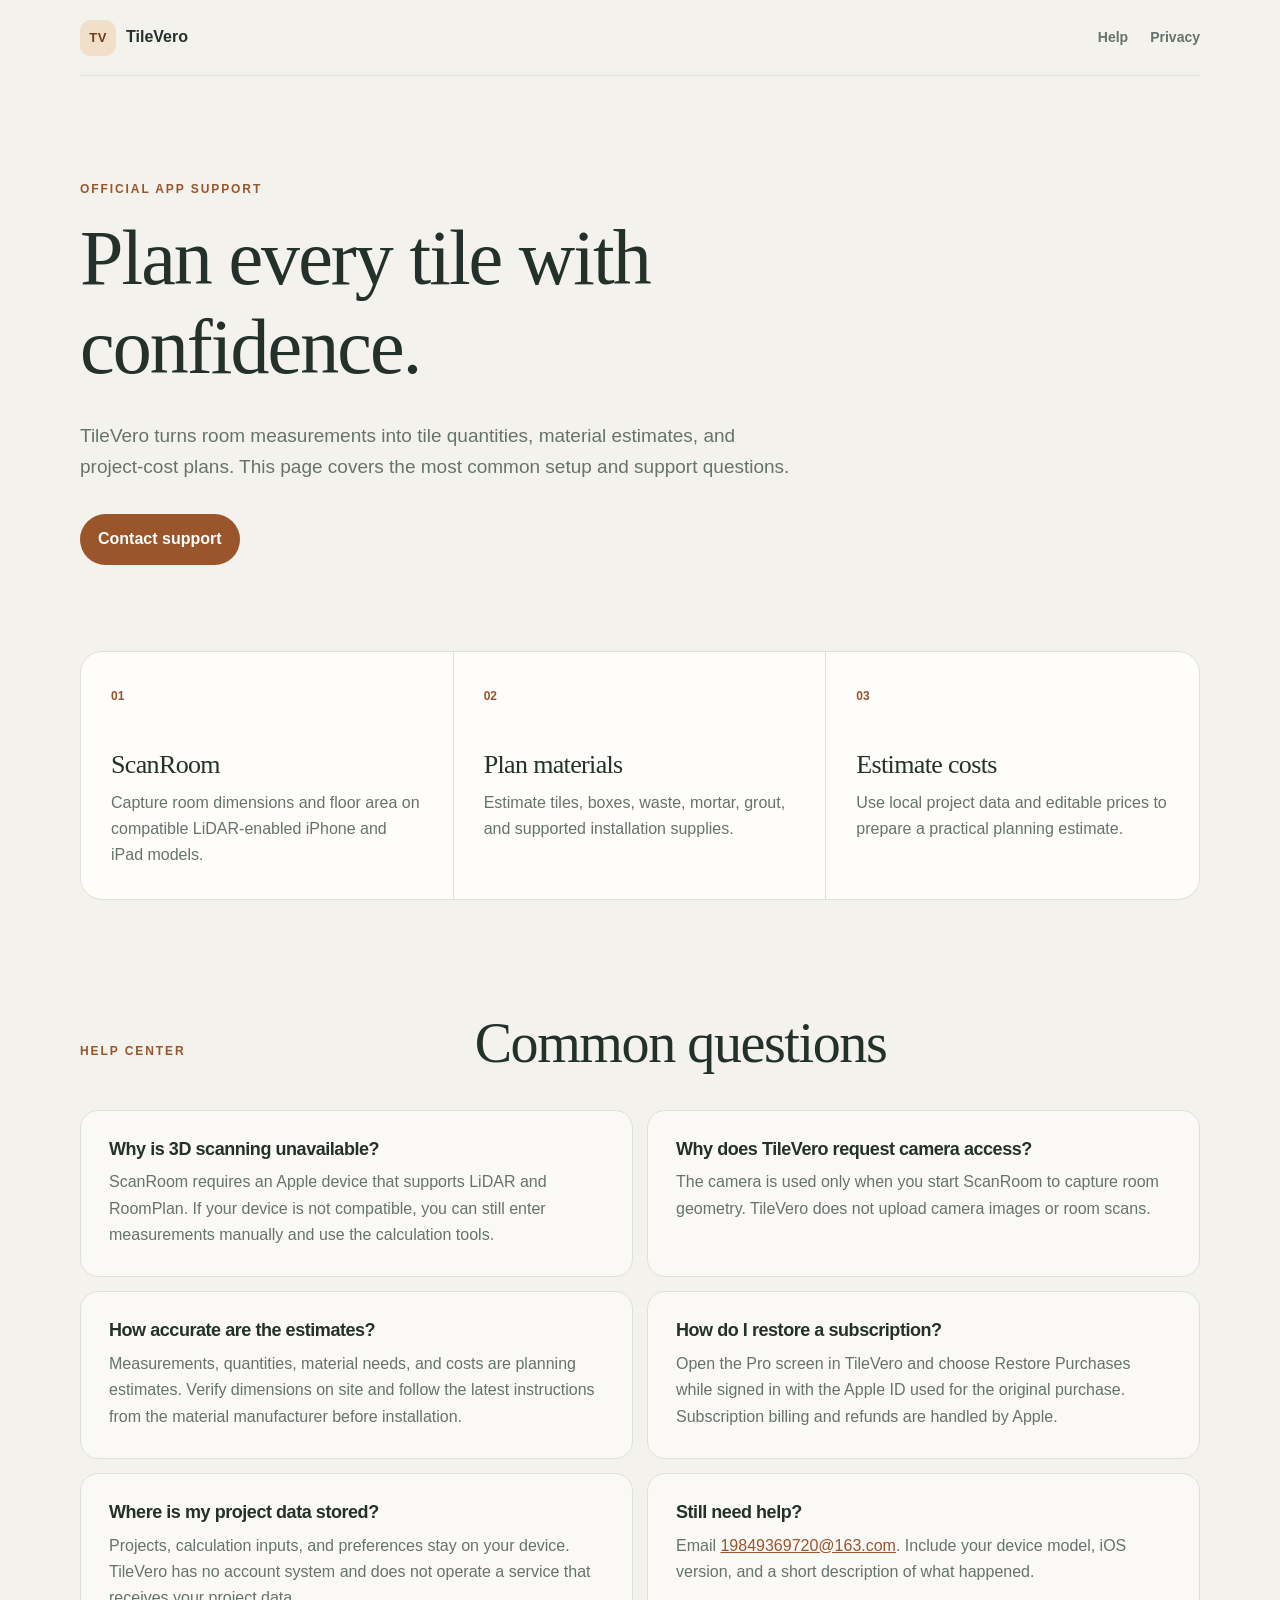
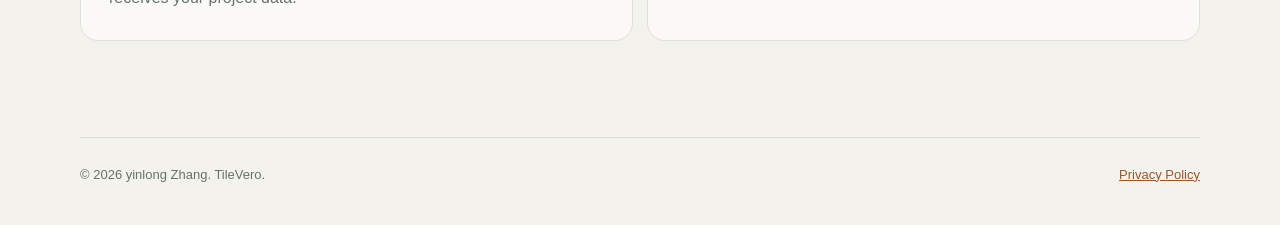
<file: index.html>
<!doctype html>
<html lang="en">
<head>
  <meta charset="utf-8">
  <meta name="viewport" content="width=device-width, initial-scale=1">
  <meta name="description" content="TileVero support, feature guidance, privacy information, and contact details.">
  <title>TileVero Support</title>
  <link rel="stylesheet" href="styles.css">
</head>
<body>
  <header class="site-header">
    <a class="brand" href="./" aria-label="TileVero support home">
      <span class="brand-mark" aria-hidden="true">TV</span>
      <span>TileVero</span>
    </a>
    <nav aria-label="Support navigation">
      <a href="#help">Help</a>
      <a href="privacy.html">Privacy</a>
    </nav>
  </header>

  <main>
    <section class="hero">
      <p class="eyebrow">Official App Support</p>
      <h1>Plan every tile with confidence.</h1>
      <p class="lead">TileVero turns room measurements into tile quantities, material estimates, and project-cost plans. This page covers the most common setup and support questions.</p>
      <a class="primary-action" href="mailto:19849369720@163.com?subject=TileVero%20Support">Contact support</a>
    </section>

    <section class="feature-band" aria-label="TileVero overview">
      <article>
        <span>01</span>
        <h2>ScanRoom</h2>
        <p>Capture room dimensions and floor area on compatible LiDAR-enabled iPhone and iPad models.</p>
      </article>
      <article>
        <span>02</span>
        <h2>Plan materials</h2>
        <p>Estimate tiles, boxes, waste, mortar, grout, and supported installation supplies.</p>
      </article>
      <article>
        <span>03</span>
        <h2>Estimate costs</h2>
        <p>Use local project data and editable prices to prepare a practical planning estimate.</p>
      </article>
    </section>

    <section class="support-section" id="help">
      <div class="section-heading">
        <p class="eyebrow">Help Center</p>
        <h2>Common questions</h2>
      </div>
      <div class="faq-grid">
        <article>
          <h3>Why is 3D scanning unavailable?</h3>
          <p>ScanRoom requires an Apple device that supports LiDAR and RoomPlan. If your device is not compatible, you can still enter measurements manually and use the calculation tools.</p>
        </article>
        <article>
          <h3>Why does TileVero request camera access?</h3>
          <p>The camera is used only when you start ScanRoom to capture room geometry. TileVero does not upload camera images or room scans.</p>
        </article>
        <article>
          <h3>How accurate are the estimates?</h3>
          <p>Measurements, quantities, material needs, and costs are planning estimates. Verify dimensions on site and follow the latest instructions from the material manufacturer before installation.</p>
        </article>
        <article>
          <h3>How do I restore a subscription?</h3>
          <p>Open the Pro screen in TileVero and choose Restore Purchases while signed in with the Apple ID used for the original purchase. Subscription billing and refunds are handled by Apple.</p>
        </article>
        <article>
          <h3>Where is my project data stored?</h3>
          <p>Projects, calculation inputs, and preferences stay on your device. TileVero has no account system and does not operate a service that receives your project data.</p>
        </article>
        <article>
          <h3>Still need help?</h3>
          <p>Email <a href="mailto:19849369720@163.com">19849369720@163.com</a>. Include your device model, iOS version, and a short description of what happened.</p>
        </article>
      </div>
    </section>
  </main>

  <footer>
    <span>© 2026 yinlong Zhang. TileVero.</span>
    <a href="privacy.html">Privacy Policy</a>
  </footer>
</body>
</html>
</file>
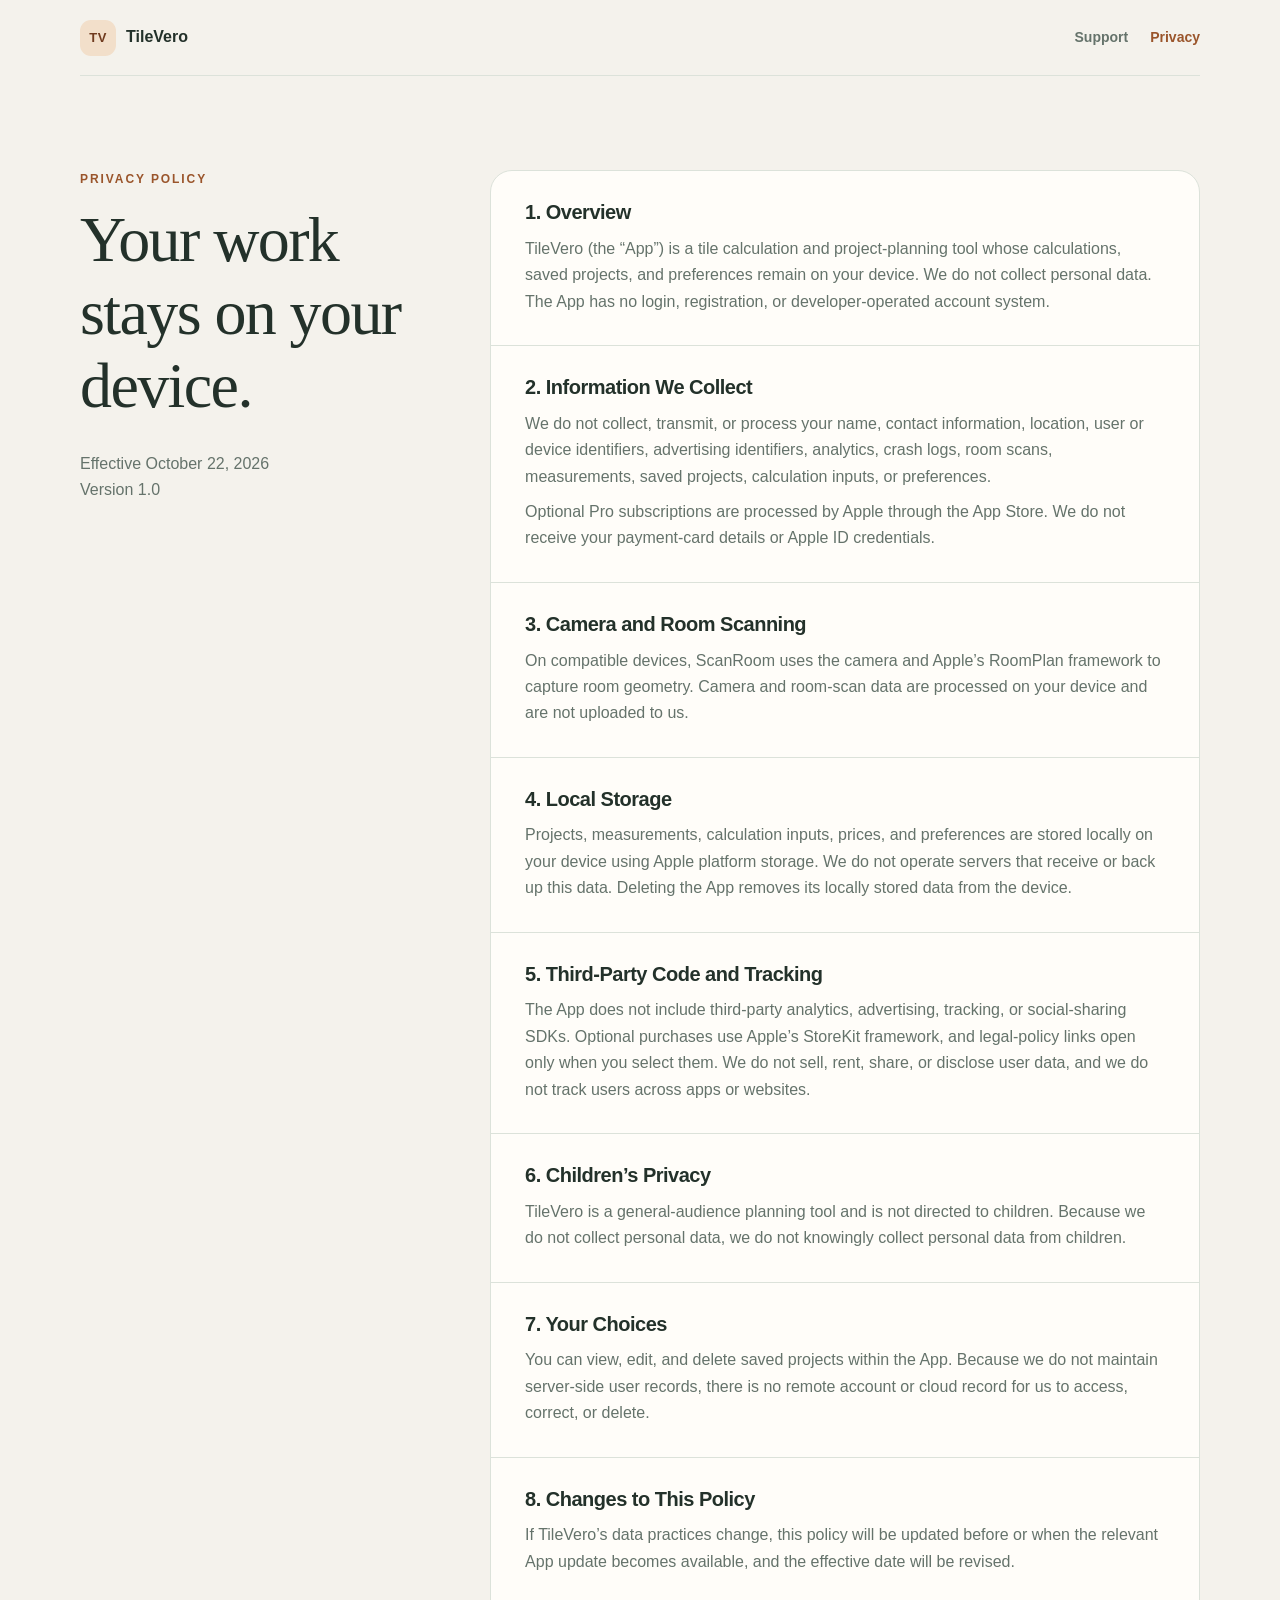
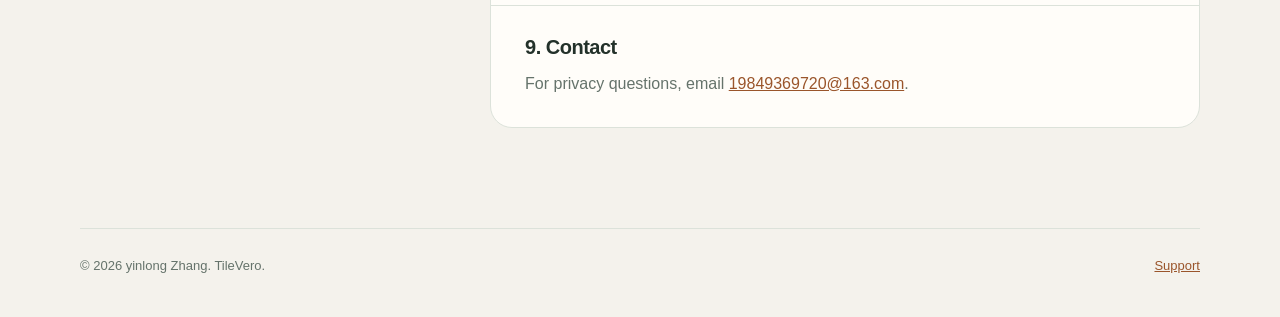
<file: privacy.html>
<!doctype html>
<html lang="en">
<head>
  <meta charset="utf-8">
  <meta name="viewport" content="width=device-width, initial-scale=1">
  <meta name="description" content="TileVero privacy policy.">
  <title>Privacy Policy — TileVero</title>
  <link rel="stylesheet" href="styles.css">
</head>
<body>
  <header class="site-header">
    <a class="brand" href="./" aria-label="TileVero support home">
      <span class="brand-mark" aria-hidden="true">TV</span>
      <span>TileVero</span>
    </a>
    <nav aria-label="Support navigation">
      <a href="./">Support</a>
      <a href="privacy.html" aria-current="page">Privacy</a>
    </nav>
  </header>

  <main class="legal-layout">
    <aside>
      <p class="eyebrow">Privacy Policy</p>
      <h1>Your work stays on your device.</h1>
      <p>Effective October 22, 2026<br>Version 1.0</p>
    </aside>
    <article class="legal-copy">
      <section>
        <h2>1. Overview</h2>
        <p>TileVero (the “App”) is a tile calculation and project-planning tool whose calculations, saved projects, and preferences remain on your device. We do not collect personal data. The App has no login, registration, or developer-operated account system.</p>
      </section>
      <section>
        <h2>2. Information We Collect</h2>
        <p>We do not collect, transmit, or process your name, contact information, location, user or device identifiers, advertising identifiers, analytics, crash logs, room scans, measurements, saved projects, calculation inputs, or preferences.</p>
        <p>Optional Pro subscriptions are processed by Apple through the App Store. We do not receive your payment-card details or Apple ID credentials.</p>
      </section>
      <section>
        <h2>3. Camera and Room Scanning</h2>
        <p>On compatible devices, ScanRoom uses the camera and Apple’s RoomPlan framework to capture room geometry. Camera and room-scan data are processed on your device and are not uploaded to us.</p>
      </section>
      <section>
        <h2>4. Local Storage</h2>
        <p>Projects, measurements, calculation inputs, prices, and preferences are stored locally on your device using Apple platform storage. We do not operate servers that receive or back up this data. Deleting the App removes its locally stored data from the device.</p>
      </section>
      <section>
        <h2>5. Third-Party Code and Tracking</h2>
        <p>The App does not include third-party analytics, advertising, tracking, or social-sharing SDKs. Optional purchases use Apple’s StoreKit framework, and legal-policy links open only when you select them. We do not sell, rent, share, or disclose user data, and we do not track users across apps or websites.</p>
      </section>
      <section>
        <h2>6. Children’s Privacy</h2>
        <p>TileVero is a general-audience planning tool and is not directed to children. Because we do not collect personal data, we do not knowingly collect personal data from children.</p>
      </section>
      <section>
        <h2>7. Your Choices</h2>
        <p>You can view, edit, and delete saved projects within the App. Because we do not maintain server-side user records, there is no remote account or cloud record for us to access, correct, or delete.</p>
      </section>
      <section>
        <h2>8. Changes to This Policy</h2>
        <p>If TileVero’s data practices change, this policy will be updated before or when the relevant App update becomes available, and the effective date will be revised.</p>
      </section>
      <section>
        <h2>9. Contact</h2>
        <p>For privacy questions, email <a href="mailto:19849369720@163.com">19849369720@163.com</a>.</p>
      </section>
    </article>
  </main>

  <footer>
    <span>© 2026 yinlong Zhang. TileVero.</span>
    <a href="./">Support</a>
  </footer>
</body>
</html>
</file>
<file: styles.css>
:root {
  color-scheme: light;
  --ink: #23312a;
  --muted: #65736b;
  --paper: #fffdf9;
  --canvas: #f4f2ec;
  --line: #dce2da;
  --accent: #9a552b;
  --accent-soft: #f2dfca;
  font-family: -apple-system, BlinkMacSystemFont, "SF Pro Text", "Helvetica Neue", sans-serif;
}

* { box-sizing: border-box; }
html { scroll-behavior: smooth; }
body {
  margin: 0;
  color: var(--ink);
  background: var(--canvas);
  font-size: 16px;
  line-height: 1.65;
  -webkit-font-smoothing: antialiased;
}
a { color: var(--accent); }

.site-header {
  width: min(1120px, calc(100% - 40px));
  min-height: 76px;
  margin: 0 auto;
  display: flex;
  align-items: center;
  justify-content: space-between;
  gap: 24px;
  border-bottom: 1px solid var(--line);
}
.brand {
  display: inline-flex;
  align-items: center;
  gap: 10px;
  color: var(--ink);
  font-weight: 750;
  text-decoration: none;
}
.brand-mark {
  display: grid;
  place-items: center;
  width: 36px;
  height: 36px;
  border-radius: 11px;
  background: var(--accent-soft);
  color: #703b1f;
  font-size: 13px;
  letter-spacing: .03em;
}
nav { display: flex; gap: 22px; }
nav a { color: var(--muted); font-size: 14px; font-weight: 650; text-decoration: none; }
nav a:hover, nav a[aria-current="page"] { color: var(--accent); }

main { width: min(1120px, calc(100% - 40px)); margin: 0 auto; }
.hero { max-width: 830px; padding: 104px 0 86px; }
.eyebrow {
  margin: 0 0 14px;
  color: var(--accent);
  font-size: 12px;
  font-weight: 800;
  letter-spacing: .16em;
  text-transform: uppercase;
}
h1, h2, h3 { line-height: 1.14; letter-spacing: -.025em; }
h1 { margin: 0; max-width: 760px; font-family: Georgia, serif; font-size: clamp(44px, 7vw, 78px); font-weight: 500; }
.lead { max-width: 720px; margin: 28px 0 32px; color: var(--muted); font-size: 19px; }
.primary-action {
  display: inline-block;
  padding: 12px 18px;
  border-radius: 999px;
  color: #fff;
  background: var(--accent);
  font-weight: 750;
  text-decoration: none;
}
.primary-action:hover { background: #7f4323; }

.feature-band {
  display: grid;
  grid-template-columns: repeat(3, 1fr);
  border: 1px solid var(--line);
  border-radius: 22px;
  overflow: hidden;
  background: var(--paper);
}
.feature-band article { min-height: 240px; padding: 30px; border-right: 1px solid var(--line); }
.feature-band article:last-child { border-right: 0; }
.feature-band span { color: var(--accent); font-size: 12px; font-weight: 800; }
.feature-band h2 { margin: 42px 0 10px; font-family: Georgia, serif; font-size: 26px; font-weight: 500; }
.feature-band p { margin: 0; color: var(--muted); }

.support-section { padding: 112px 0 96px; }
.section-heading { display: grid; grid-template-columns: 1fr 2fr; align-items: end; gap: 32px; margin-bottom: 34px; }
.section-heading h2 { margin: 0; font-family: Georgia, serif; font-size: clamp(36px, 5vw, 56px); font-weight: 500; }
.faq-grid { display: grid; grid-template-columns: repeat(2, 1fr); gap: 14px; }
.faq-grid article { padding: 28px; border: 1px solid var(--line); border-radius: 18px; background: rgba(255,253,249,.7); }
.faq-grid h3 { margin: 0 0 10px; font-size: 18px; }
.faq-grid p { margin: 0; color: var(--muted); }

.legal-layout { display: grid; grid-template-columns: minmax(250px, .8fr) minmax(0, 1.7fr); gap: 76px; padding: 94px 0 100px; }
.legal-layout aside { position: sticky; top: 32px; align-self: start; }
.legal-layout aside h1 { font-size: clamp(42px, 5vw, 64px); }
.legal-layout aside > p:last-child { margin-top: 28px; color: var(--muted); }
.legal-copy { overflow: hidden; border: 1px solid var(--line); border-radius: 22px; background: var(--paper); }
.legal-copy section { padding: 30px 34px; border-bottom: 1px solid var(--line); }
.legal-copy section:last-child { border-bottom: 0; }
.legal-copy h2 { margin: 0 0 12px; font-size: 20px; }
.legal-copy p { margin: 9px 0 0; color: var(--muted); }

footer {
  width: min(1120px, calc(100% - 40px));
  margin: 0 auto;
  padding: 26px 0 40px;
  display: flex;
  justify-content: space-between;
  gap: 20px;
  border-top: 1px solid var(--line);
  color: var(--muted);
  font-size: 13px;
}

@media (max-width: 760px) {
  .site-header { width: min(100% - 28px, 1120px); }
  main, footer { width: min(100% - 28px, 1120px); }
  .hero { padding: 72px 0 58px; }
  .feature-band { grid-template-columns: 1fr; }
  .feature-band article { min-height: auto; border-right: 0; border-bottom: 1px solid var(--line); }
  .feature-band article:last-child { border-bottom: 0; }
  .feature-band h2 { margin-top: 24px; }
  .section-heading, .faq-grid, .legal-layout { grid-template-columns: 1fr; }
  .support-section { padding: 80px 0 72px; }
  .legal-layout { gap: 34px; padding: 68px 0 72px; }
  .legal-layout aside { position: static; }
  footer { flex-direction: column; }
}
</file>
